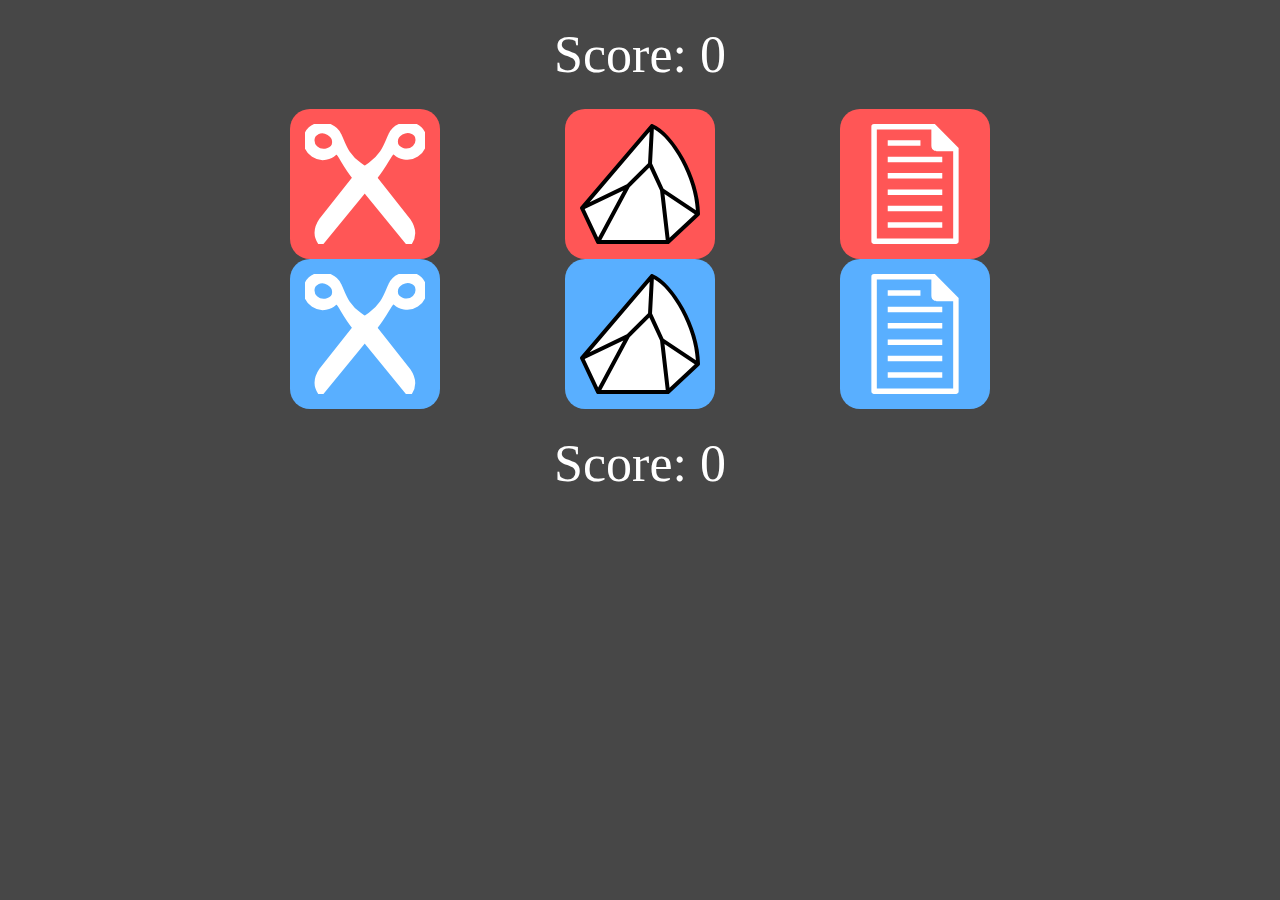
<file: JS-game/index.html>
<!DOCTYPE html>
<html lang="en">
  <head>
    <meta charset="UTF-8" />
    <meta http-equiv="X-UA-Compatible" content="IE=edge" />
    <meta name="viewport" content="width=device-width, initial-scale=1.0" />
    <link rel="stylesheet" href="style.css" />
    <title>tik-tok-toe</title>
  </head>
  <body>
    <main class="main">
      <div class="container">
        <div class="wrapper">
          <div class="red-team">
            <div class="red-score">Score: 0</div>
            <div class="red-btns">
              <button
                class="btn red-btn"
                data-btn="s"
                style="background-image: url(img/s.svg)"
              ></button>
              <button
                class="btn red-btn"
                data-btn="r"
                style="background-image: url(img/rock.svg)"
              ></button>
              <button
                class="btn red-btn"
                data-btn="p"
                style="background-image: url(img/paper.svg)"
              ></button>
            </div>
          </div>

          <div class="info">
            <h1 class="winner">Winner - <span class="win"></span></h1>
            <button class="play-again">Play again</button>
          </div>

          <div class="blue-team">
            <div class="blue-btns">
              <button
                class="btn blue-btn"
                data-btn="s"
                style="background-image: url(img/s.svg)"
              ></button>
              <button
                class="btn blue-btn"
                data-btn="r"
                style="background-image: url(img/rock.svg)"
              ></button>
              <button
                class="btn blue-btn"
                data-btn="p"
                style="background-image: url(img/paper.svg)"
              ></button>
            </div>
            <div class="blue-score">Score: 0</div>
          </div>
        </div>
      </div>
    </main>
    <script src="app.js"></script>
  </body>
</html>
</file>
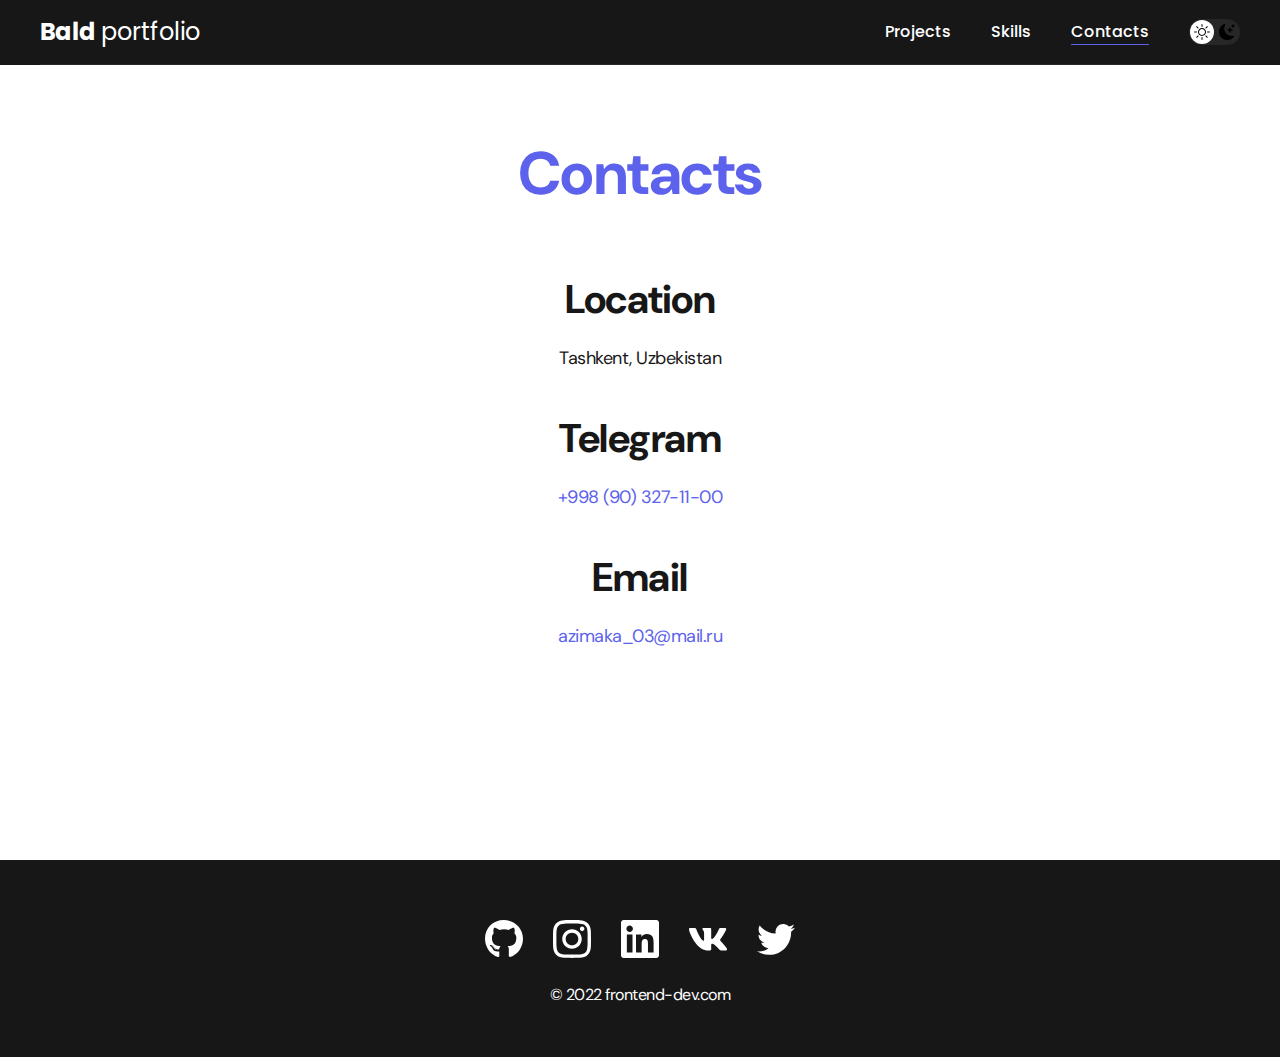
<file: contacts.html>
<!DOCTYPE html>
<html lang="en">

<head>
  <meta charset="UTF-8">
  <meta http-equiv="X-UA-Compatible" content="IE=edge">
  <meta name="viewport" content="width=device-width, initial-scale=1.0">
  <title>Portfolio</title>
  <link rel="preconnect" href="https://fonts.googleapis.com">
  <link rel="preconnect" href="https://fonts.gstatic.com" crossorigin>
  <link
    href="https://fonts.googleapis.com/css2?family=DM+Sans:wght@400;500;700&family=Poppins:wght@400;500;700&display=swap"
    rel="stylesheet">
  <link rel="stylesheet" href="css/reset.css">
  <link rel="stylesheet" href="css/style.css">
</head>

<body>

  <div class="header-page">
    <div class="container">
      <nav class="nav">
        <a class="logo" href="./index.html"><strong>Bald </strong>portfolio</a>
        <button class="dark-mode">
          <img class="dark-mode-btn" src="img/sun.svg" alt="light-mode">
          <img class="dark-mode-btn" src="img/moon.svg" alt="dark-mode">
        </button>
        <ul class="nav__bar">
          <li class="nav__link"><a href="./index.html">Projects</a></li>
          <li class="nav__link"><a href="./scills.html">Skills</a></li>
          <li class="nav__link pick"><a href="./contacts.html">Contacts</a></li>
        </ul>
      </nav>
    </div>
  </div>


  <main class="main">
    <h2 class="section___title">
      Contacts
    </h2>
    <div class="location">
      <h3>Location</h3>
      <p>Tashkent, Uzbekistan</p>
    </div>
    <div class="write-me">
      <h3>Telegram</h3>
      <p><a href="tel:+998903271100">+998 (90) 327-11-00</a></p>
    </div>
    <div class="email">
      <h3>Email</h3>
      <p><a href="mailto:azimaka_03@mail.ru">azimaka_03@mail.ru</a></p>
    </div>
  </main>

  <footer class="footer">
    <ul class="socials">
      <li class="social"><a href="#"><img src="img/gitHub.svg" alt=""></a></li>
      <li class="social"><a href="#"><img src="img/instagram.svg" alt=""></a></li>
      <li class="social"><a href="#"><img src="img/linkedIn.svg" alt=""></a></li>
      <li class="social"><a href="#"><img src="img/vk.svg" alt=""></a></li>
      <li class="social"><a href="#"><img src="img/twitter.svg" alt=""></a></li>
    </ul>
    <p>© 2022 frontend-dev.com</p>
  </footer>



  <script src="js/app.js"></script>
</body>

</html>
</file>
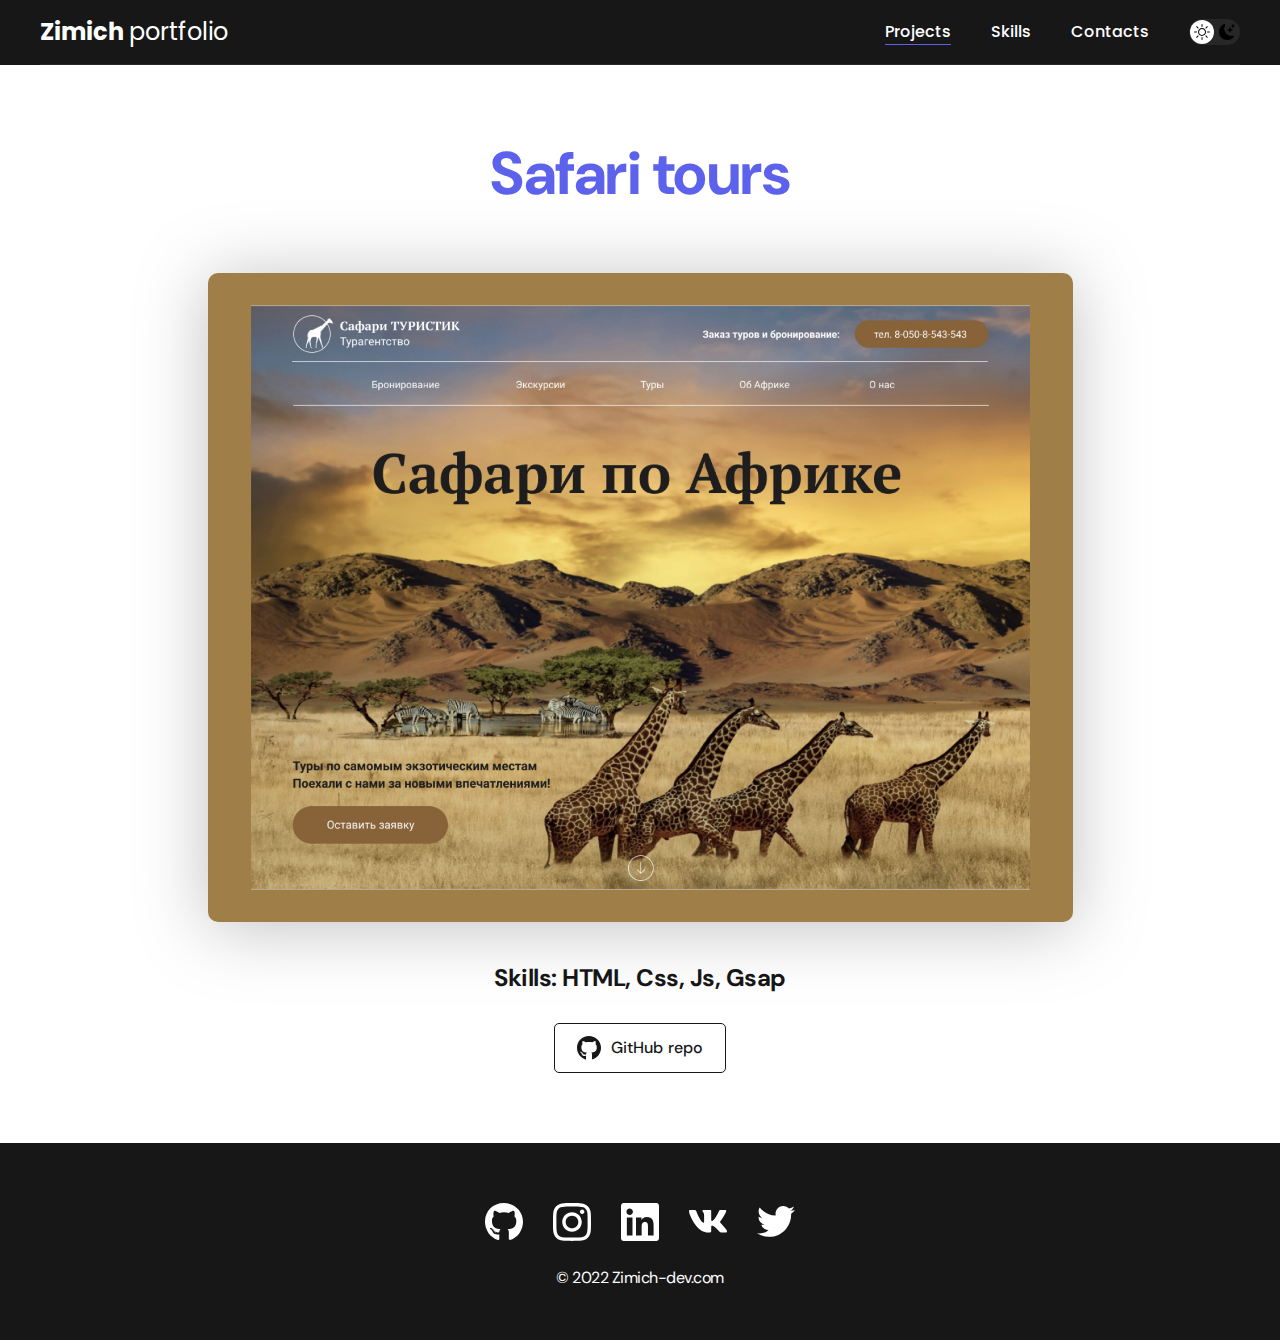
<file: project-page1.html>
<!DOCTYPE html>
<html lang="en">

<head>
  <meta charset="UTF-8">
  <meta http-equiv="X-UA-Compatible" content="IE=edge">
  <meta name="viewport" content="width=device-width, initial-scale=1.0">
  <title>Portfolio</title>
  <link rel="preconnect" href="https://fonts.googleapis.com">
  <link rel="preconnect" href="https://fonts.gstatic.com" crossorigin>
  <link
    href="https://fonts.googleapis.com/css2?family=DM+Sans:wght@400;500;700&family=Poppins:wght@400;500;700&display=swap"
    rel="stylesheet">
  <link rel="stylesheet" href="css/reset.css">
  <link rel="stylesheet" href="css/style.css">
</head>

<body>

  <div class="header-page">
    <div class="container">
      <nav class="nav">
        <a class="logo" href="./index.html"><strong>Zimich </strong>portfolio</a>
        <button class="dark-mode">
          <img class="dark-mode-btn" src="img/sun.svg" alt="light-mode">
          <img class="dark-mode-btn" src="img/moon.svg" alt="dark-mode">
        </button>
        <ul class="nav__bar">
          <li class="nav__link pick"><a href="./index.html">Projects</a></li>
          <li class="nav__link"><a href="./scills.html">Skills</a></li>
          <li class="nav__link"><a href="./contacts.html">Contacts</a></li>
        </ul>
      </nav>
    </div>
  </div>


  <main class="main">
    <h2 class="section___title">
      Safari tours
    </h2>
    <a href="./safari/index.html"><img src="img/01-big.jpg" alt="" class="projects-img"></a>
    <p class="info-project">
      Skills: HTML, Css, Js, Gsap
    </p>
    <a href="https://github.com/07Az1M08/zimichportfolio" class="btn-outline">
      <svg width="24" height="24" viewBox="0 0 24 24" fill="none" xmlns="http://www.w3.org/2000/svg">
        <path
          d="M8.02742 18.8419C8.02742 18.9387 7.91613 19.0161 7.77581 19.0161C7.61613 19.0306 7.50484 18.9532 7.50484 18.8419C7.50484 18.7452 7.61613 18.6677 7.75645 18.6677C7.90161 18.6532 8.02742 18.7306 8.02742 18.8419ZM6.52258 18.6242C6.48871 18.721 6.58548 18.8323 6.73065 18.8613C6.85645 18.9097 7.00161 18.8613 7.03064 18.7645C7.05968 18.6677 6.96774 18.5565 6.82258 18.5129C6.69677 18.479 6.55645 18.5274 6.52258 18.6242ZM8.66129 18.5419C8.52097 18.5758 8.42419 18.6677 8.43871 18.779C8.45323 18.8758 8.57903 18.9387 8.72419 18.9048C8.86452 18.871 8.96129 18.779 8.94677 18.6823C8.93226 18.5903 8.80161 18.5274 8.66129 18.5419ZM11.8452 0C5.13387 0 0 5.09516 0 11.8065C0 17.1726 3.37742 21.7645 8.20161 23.3806C8.82097 23.4919 9.03871 23.1097 9.03871 22.7952C9.03871 22.4952 9.02419 20.8403 9.02419 19.8242C9.02419 19.8242 5.6371 20.55 4.92581 18.3823C4.92581 18.3823 4.37419 16.9742 3.58065 16.6113C3.58065 16.6113 2.47258 15.8516 3.65806 15.8661C3.65806 15.8661 4.8629 15.9629 5.52581 17.1145C6.58548 18.9823 8.36129 18.4452 9.05323 18.1258C9.16452 17.3516 9.47903 16.8145 9.82742 16.4952C7.12258 16.1952 4.39355 15.8032 4.39355 11.1484C4.39355 9.81774 4.76129 9.15 5.53548 8.29839C5.40968 7.98387 4.99839 6.6871 5.66129 5.0129C6.67258 4.69839 9 6.31936 9 6.31936C9.96774 6.04839 11.0081 5.90806 12.0387 5.90806C13.0694 5.90806 14.1097 6.04839 15.0774 6.31936C15.0774 6.31936 17.4048 4.69355 18.4161 5.0129C19.079 6.69194 18.6677 7.98387 18.5419 8.29839C19.3161 9.15484 19.7903 9.82258 19.7903 11.1484C19.7903 15.8177 16.9403 16.1903 14.2355 16.4952C14.6806 16.8774 15.0581 17.6032 15.0581 18.7403C15.0581 20.371 15.0435 22.3887 15.0435 22.7855C15.0435 23.1 15.2661 23.4823 15.8806 23.371C20.7194 21.7645 24 17.1726 24 11.8065C24 5.09516 18.5565 0 11.8452 0ZM4.70323 16.6887C4.64032 16.7371 4.65484 16.8484 4.7371 16.9403C4.81452 17.0177 4.92581 17.0516 4.98871 16.9887C5.05161 16.9403 5.0371 16.829 4.95484 16.7371C4.87742 16.6597 4.76613 16.6258 4.70323 16.6887ZM4.18064 16.2968C4.14677 16.3597 4.19516 16.4371 4.29194 16.4855C4.36935 16.5339 4.46613 16.5194 4.5 16.4516C4.53387 16.3887 4.48548 16.3113 4.38871 16.2629C4.29194 16.2339 4.21452 16.2484 4.18064 16.2968ZM5.74839 18.0194C5.67097 18.0823 5.7 18.2274 5.81129 18.3194C5.92258 18.4306 6.0629 18.4452 6.12581 18.3677C6.18871 18.3048 6.15968 18.1597 6.0629 18.0677C5.95645 17.9565 5.81129 17.9419 5.74839 18.0194ZM5.19677 17.3081C5.11935 17.3565 5.11935 17.4823 5.19677 17.5935C5.27419 17.7048 5.40484 17.7532 5.46774 17.7048C5.54516 17.6419 5.54516 17.5161 5.46774 17.4048C5.4 17.2935 5.27419 17.2452 5.19677 17.3081Z"
          fill="black" />
      </svg>
      <p>GitHub repo</p>
    </a>
  </main>

  <footer class="footer">
    <ul class="socials">
      <li class="social"><a href="#"><img src="img/gitHub.svg" alt=""></a></li>
      <li class="social"><a href="#"><img src="img/instagram.svg" alt=""></a></li>
      <li class="social"><a href="#"><img src="img/linkedIn.svg" alt=""></a></li>
      <li class="social"><a href="#"><img src="img/vk.svg" alt=""></a></li>
      <li class="social"><a href="#"><img src="img/twitter.svg" alt=""></a></li>
    </ul>
    <p>© 2022 Zimich-dev.com</p>
  </footer>



  <script src="js/app.js"></script>
</body>

</html>
</file>
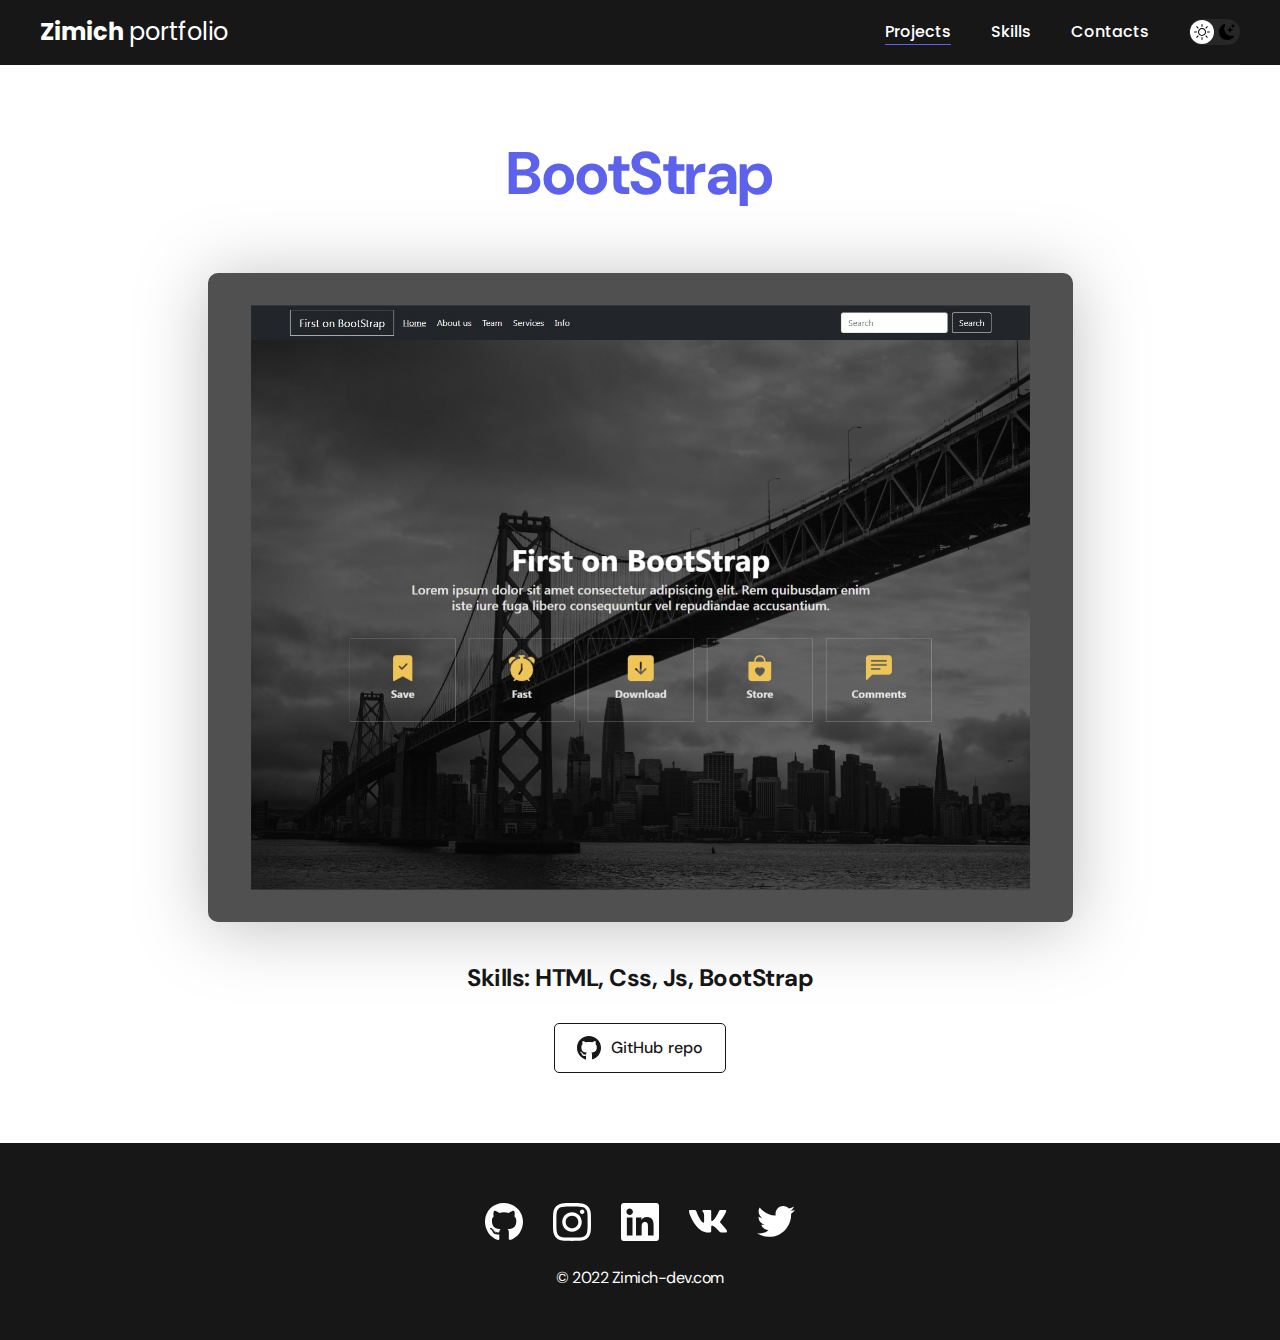
<file: project-page2.html>
<!DOCTYPE html>
<html lang="en">

<head>
  <meta charset="UTF-8">
  <meta http-equiv="X-UA-Compatible" content="IE=edge">
  <meta name="viewport" content="width=device-width, initial-scale=1.0">
  <title>Portfolio</title>
  <link rel="preconnect" href="https://fonts.googleapis.com">
  <link rel="preconnect" href="https://fonts.gstatic.com" crossorigin>
  <link
    href="https://fonts.googleapis.com/css2?family=DM+Sans:wght@400;500;700&family=Poppins:wght@400;500;700&display=swap"
    rel="stylesheet">
  <link rel="stylesheet" href="css/reset.css">
  <link rel="stylesheet" href="css/style.css">
</head>

<body>

  <div class="header-page">
    <div class="container">
      <nav class="nav">
        <a class="logo" href="./index.html"><strong>Zimich </strong>portfolio</a>
        <button class="dark-mode">
          <img class="dark-mode-btn" src="img/sun.svg" alt="light-mode">
          <img class="dark-mode-btn" src="img/moon.svg" alt="dark-mode">
        </button>
        <ul class="nav__bar">
          <li class="nav__link pick"><a href="./index.html">Projects</a></li>
          <li class="nav__link"><a href="./scills.html">Skills</a></li>
          <li class="nav__link"><a href="./contacts.html">Contacts</a></li>
        </ul>
      </nav>
    </div>
  </div>


  <main class="main">
    <h2 class="section___title">
      BootStrap
    </h2>
    <a href="./First on BootStrap/index.html"><img src="img/02-big.jpg" alt="" class="projects-img"></a>
    <p class="info-project">
      Skills: HTML, Css, Js, BootStrap
    </p>
    <a href="https://github.com/07Az1M08/zimichportfolio" class="btn-outline">
      <svg width="24" height="24" viewBox="0 0 24 24" fill="none" xmlns="http://www.w3.org/2000/svg">
        <path
          d="M8.02742 18.8419C8.02742 18.9387 7.91613 19.0161 7.77581 19.0161C7.61613 19.0306 7.50484 18.9532 7.50484 18.8419C7.50484 18.7452 7.61613 18.6677 7.75645 18.6677C7.90161 18.6532 8.02742 18.7306 8.02742 18.8419ZM6.52258 18.6242C6.48871 18.721 6.58548 18.8323 6.73065 18.8613C6.85645 18.9097 7.00161 18.8613 7.03064 18.7645C7.05968 18.6677 6.96774 18.5565 6.82258 18.5129C6.69677 18.479 6.55645 18.5274 6.52258 18.6242ZM8.66129 18.5419C8.52097 18.5758 8.42419 18.6677 8.43871 18.779C8.45323 18.8758 8.57903 18.9387 8.72419 18.9048C8.86452 18.871 8.96129 18.779 8.94677 18.6823C8.93226 18.5903 8.80161 18.5274 8.66129 18.5419ZM11.8452 0C5.13387 0 0 5.09516 0 11.8065C0 17.1726 3.37742 21.7645 8.20161 23.3806C8.82097 23.4919 9.03871 23.1097 9.03871 22.7952C9.03871 22.4952 9.02419 20.8403 9.02419 19.8242C9.02419 19.8242 5.6371 20.55 4.92581 18.3823C4.92581 18.3823 4.37419 16.9742 3.58065 16.6113C3.58065 16.6113 2.47258 15.8516 3.65806 15.8661C3.65806 15.8661 4.8629 15.9629 5.52581 17.1145C6.58548 18.9823 8.36129 18.4452 9.05323 18.1258C9.16452 17.3516 9.47903 16.8145 9.82742 16.4952C7.12258 16.1952 4.39355 15.8032 4.39355 11.1484C4.39355 9.81774 4.76129 9.15 5.53548 8.29839C5.40968 7.98387 4.99839 6.6871 5.66129 5.0129C6.67258 4.69839 9 6.31936 9 6.31936C9.96774 6.04839 11.0081 5.90806 12.0387 5.90806C13.0694 5.90806 14.1097 6.04839 15.0774 6.31936C15.0774 6.31936 17.4048 4.69355 18.4161 5.0129C19.079 6.69194 18.6677 7.98387 18.5419 8.29839C19.3161 9.15484 19.7903 9.82258 19.7903 11.1484C19.7903 15.8177 16.9403 16.1903 14.2355 16.4952C14.6806 16.8774 15.0581 17.6032 15.0581 18.7403C15.0581 20.371 15.0435 22.3887 15.0435 22.7855C15.0435 23.1 15.2661 23.4823 15.8806 23.371C20.7194 21.7645 24 17.1726 24 11.8065C24 5.09516 18.5565 0 11.8452 0ZM4.70323 16.6887C4.64032 16.7371 4.65484 16.8484 4.7371 16.9403C4.81452 17.0177 4.92581 17.0516 4.98871 16.9887C5.05161 16.9403 5.0371 16.829 4.95484 16.7371C4.87742 16.6597 4.76613 16.6258 4.70323 16.6887ZM4.18064 16.2968C4.14677 16.3597 4.19516 16.4371 4.29194 16.4855C4.36935 16.5339 4.46613 16.5194 4.5 16.4516C4.53387 16.3887 4.48548 16.3113 4.38871 16.2629C4.29194 16.2339 4.21452 16.2484 4.18064 16.2968ZM5.74839 18.0194C5.67097 18.0823 5.7 18.2274 5.81129 18.3194C5.92258 18.4306 6.0629 18.4452 6.12581 18.3677C6.18871 18.3048 6.15968 18.1597 6.0629 18.0677C5.95645 17.9565 5.81129 17.9419 5.74839 18.0194ZM5.19677 17.3081C5.11935 17.3565 5.11935 17.4823 5.19677 17.5935C5.27419 17.7048 5.40484 17.7532 5.46774 17.7048C5.54516 17.6419 5.54516 17.5161 5.46774 17.4048C5.4 17.2935 5.27419 17.2452 5.19677 17.3081Z"
          fill="black" />
      </svg>
      <p>GitHub repo</p>
    </a>
  </main>

  <footer class="footer">
    <ul class="socials">
      <li class="social"><a href="#"><img src="img/gitHub.svg" alt=""></a></li>
      <li class="social"><a href="#"><img src="img/instagram.svg" alt=""></a></li>
      <li class="social"><a href="#"><img src="img/linkedIn.svg" alt=""></a></li>
      <li class="social"><a href="#"><img src="img/vk.svg" alt=""></a></li>
      <li class="social"><a href="#"><img src="img/twitter.svg" alt=""></a></li>
    </ul>
    <p>© 2022 Zimich-dev.com</p>
  </footer>



  <script src="js/app.js"></script>
</body>

</html>
</file>
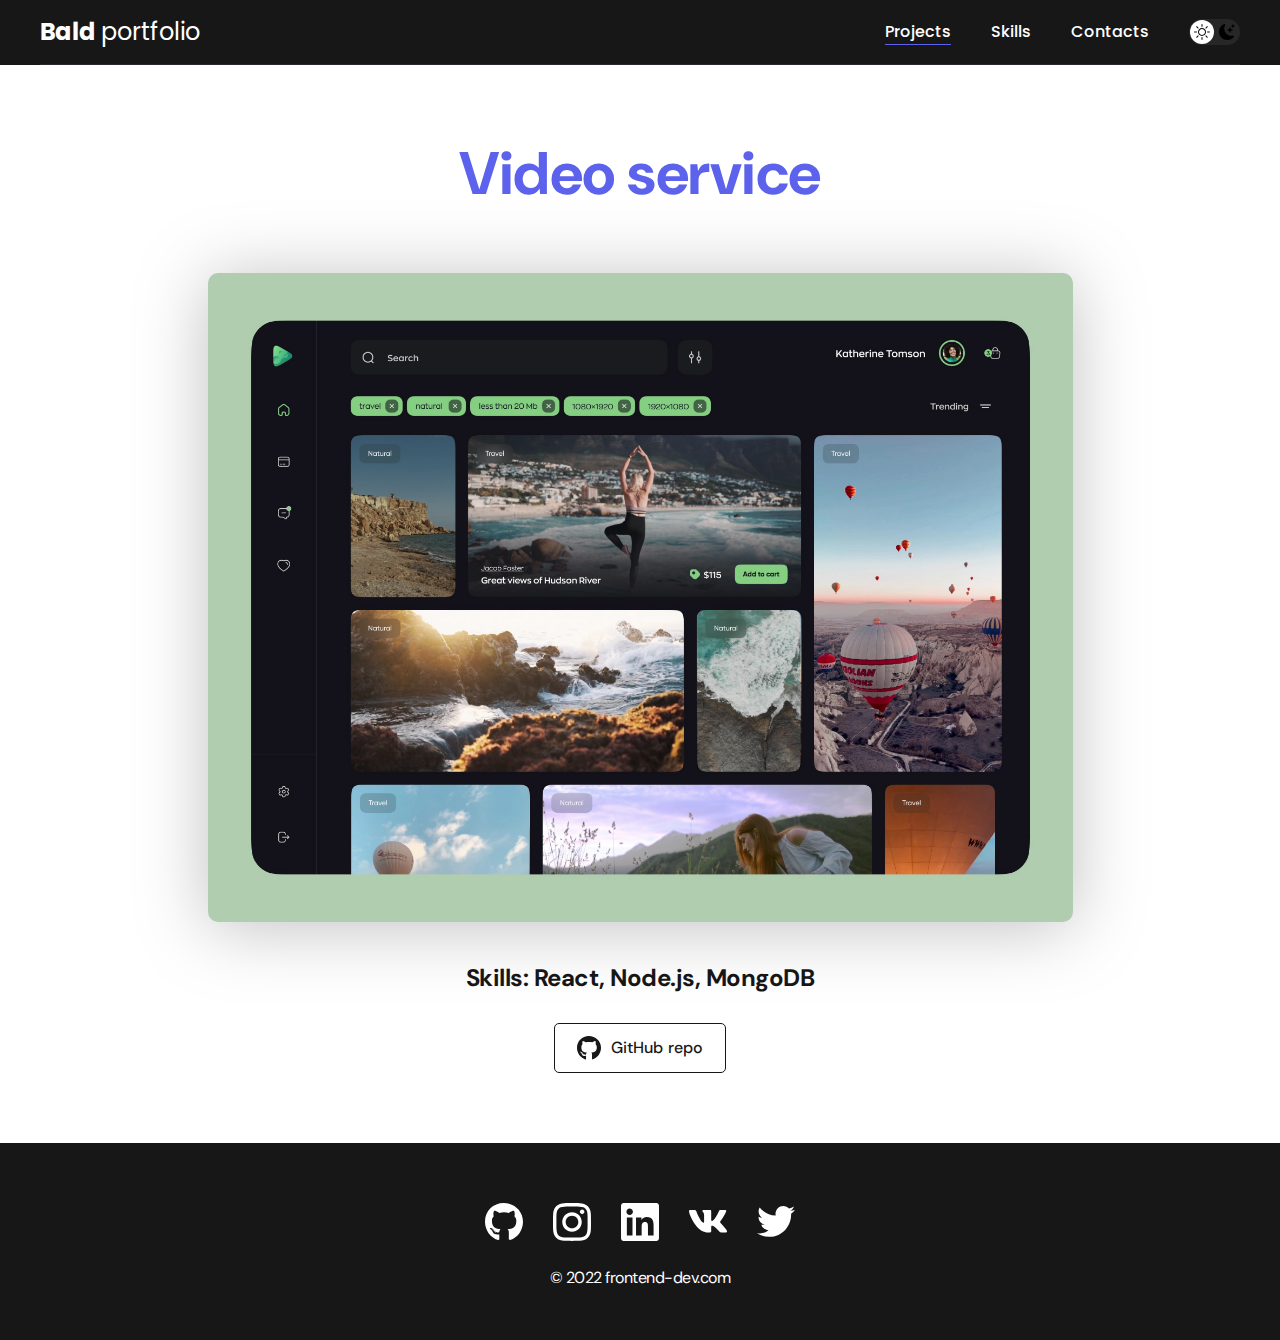
<file: project-page3.html>
<!DOCTYPE html>
<html lang="en">

<head>
  <meta charset="UTF-8">
  <meta http-equiv="X-UA-Compatible" content="IE=edge">
  <meta name="viewport" content="width=device-width, initial-scale=1.0">
  <title>Portfolio</title>
  <link rel="preconnect" href="https://fonts.googleapis.com">
  <link rel="preconnect" href="https://fonts.gstatic.com" crossorigin>
  <link
    href="https://fonts.googleapis.com/css2?family=DM+Sans:wght@400;500;700&family=Poppins:wght@400;500;700&display=swap"
    rel="stylesheet">
  <link rel="stylesheet" href="css/reset.css">
  <link rel="stylesheet" href="css/style.css">
</head>

<body>

  <div class="header-page">
    <div class="container">
      <nav class="nav">
        <a class="logo" href="./index.html"><strong>Bald </strong>portfolio</a>
        <button class="dark-mode">
          <img class="dark-mode-btn" src="img/sun.svg" alt="light-mode">
          <img class="dark-mode-btn" src="img/moon.svg" alt="dark-mode">
        </button>
        <ul class="nav__bar">
          <li class="nav__link pick"><a href="./index.html">Projects</a></li>
          <li class="nav__link"><a href="./scills.html">Skills</a></li>
          <li class="nav__link"><a href="./contacts.html">Contacts</a></li>
        </ul>
      </nav>
    </div>
  </div>


  <main class="main">
    <h2 class="section___title">
      Video service
    </h2>
    <img src="img/03-big.jpg" alt="" class="projects-img">
    <p class="info-project">
      Skills: React, Node.js, MongoDB
    </p>
    <a href="#" class="btn-outline">
      <svg width="24" height="24" viewBox="0 0 24 24" fill="none" xmlns="http://www.w3.org/2000/svg">
        <path
          d="M8.02742 18.8419C8.02742 18.9387 7.91613 19.0161 7.77581 19.0161C7.61613 19.0306 7.50484 18.9532 7.50484 18.8419C7.50484 18.7452 7.61613 18.6677 7.75645 18.6677C7.90161 18.6532 8.02742 18.7306 8.02742 18.8419ZM6.52258 18.6242C6.48871 18.721 6.58548 18.8323 6.73065 18.8613C6.85645 18.9097 7.00161 18.8613 7.03064 18.7645C7.05968 18.6677 6.96774 18.5565 6.82258 18.5129C6.69677 18.479 6.55645 18.5274 6.52258 18.6242ZM8.66129 18.5419C8.52097 18.5758 8.42419 18.6677 8.43871 18.779C8.45323 18.8758 8.57903 18.9387 8.72419 18.9048C8.86452 18.871 8.96129 18.779 8.94677 18.6823C8.93226 18.5903 8.80161 18.5274 8.66129 18.5419ZM11.8452 0C5.13387 0 0 5.09516 0 11.8065C0 17.1726 3.37742 21.7645 8.20161 23.3806C8.82097 23.4919 9.03871 23.1097 9.03871 22.7952C9.03871 22.4952 9.02419 20.8403 9.02419 19.8242C9.02419 19.8242 5.6371 20.55 4.92581 18.3823C4.92581 18.3823 4.37419 16.9742 3.58065 16.6113C3.58065 16.6113 2.47258 15.8516 3.65806 15.8661C3.65806 15.8661 4.8629 15.9629 5.52581 17.1145C6.58548 18.9823 8.36129 18.4452 9.05323 18.1258C9.16452 17.3516 9.47903 16.8145 9.82742 16.4952C7.12258 16.1952 4.39355 15.8032 4.39355 11.1484C4.39355 9.81774 4.76129 9.15 5.53548 8.29839C5.40968 7.98387 4.99839 6.6871 5.66129 5.0129C6.67258 4.69839 9 6.31936 9 6.31936C9.96774 6.04839 11.0081 5.90806 12.0387 5.90806C13.0694 5.90806 14.1097 6.04839 15.0774 6.31936C15.0774 6.31936 17.4048 4.69355 18.4161 5.0129C19.079 6.69194 18.6677 7.98387 18.5419 8.29839C19.3161 9.15484 19.7903 9.82258 19.7903 11.1484C19.7903 15.8177 16.9403 16.1903 14.2355 16.4952C14.6806 16.8774 15.0581 17.6032 15.0581 18.7403C15.0581 20.371 15.0435 22.3887 15.0435 22.7855C15.0435 23.1 15.2661 23.4823 15.8806 23.371C20.7194 21.7645 24 17.1726 24 11.8065C24 5.09516 18.5565 0 11.8452 0ZM4.70323 16.6887C4.64032 16.7371 4.65484 16.8484 4.7371 16.9403C4.81452 17.0177 4.92581 17.0516 4.98871 16.9887C5.05161 16.9403 5.0371 16.829 4.95484 16.7371C4.87742 16.6597 4.76613 16.6258 4.70323 16.6887ZM4.18064 16.2968C4.14677 16.3597 4.19516 16.4371 4.29194 16.4855C4.36935 16.5339 4.46613 16.5194 4.5 16.4516C4.53387 16.3887 4.48548 16.3113 4.38871 16.2629C4.29194 16.2339 4.21452 16.2484 4.18064 16.2968ZM5.74839 18.0194C5.67097 18.0823 5.7 18.2274 5.81129 18.3194C5.92258 18.4306 6.0629 18.4452 6.12581 18.3677C6.18871 18.3048 6.15968 18.1597 6.0629 18.0677C5.95645 17.9565 5.81129 17.9419 5.74839 18.0194ZM5.19677 17.3081C5.11935 17.3565 5.11935 17.4823 5.19677 17.5935C5.27419 17.7048 5.40484 17.7532 5.46774 17.7048C5.54516 17.6419 5.54516 17.5161 5.46774 17.4048C5.4 17.2935 5.27419 17.2452 5.19677 17.3081Z"
          fill="black" />
      </svg>
      <p>GitHub repo</p>
    </a>
  </main>

  <footer class="footer">
    <ul class="socials">
      <li class="social"><a href="#"><img src="img/gitHub.svg" alt=""></a></li>
      <li class="social"><a href="#"><img src="img/instagram.svg" alt=""></a></li>
      <li class="social"><a href="#"><img src="img/linkedIn.svg" alt=""></a></li>
      <li class="social"><a href="#"><img src="img/vk.svg" alt=""></a></li>
      <li class="social"><a href="#"><img src="img/twitter.svg" alt=""></a></li>
    </ul>
    <p>© 2022 frontend-dev.com</p>
  </footer>



  <script src="js/app.js"></script>
</body>

</html>
</file>
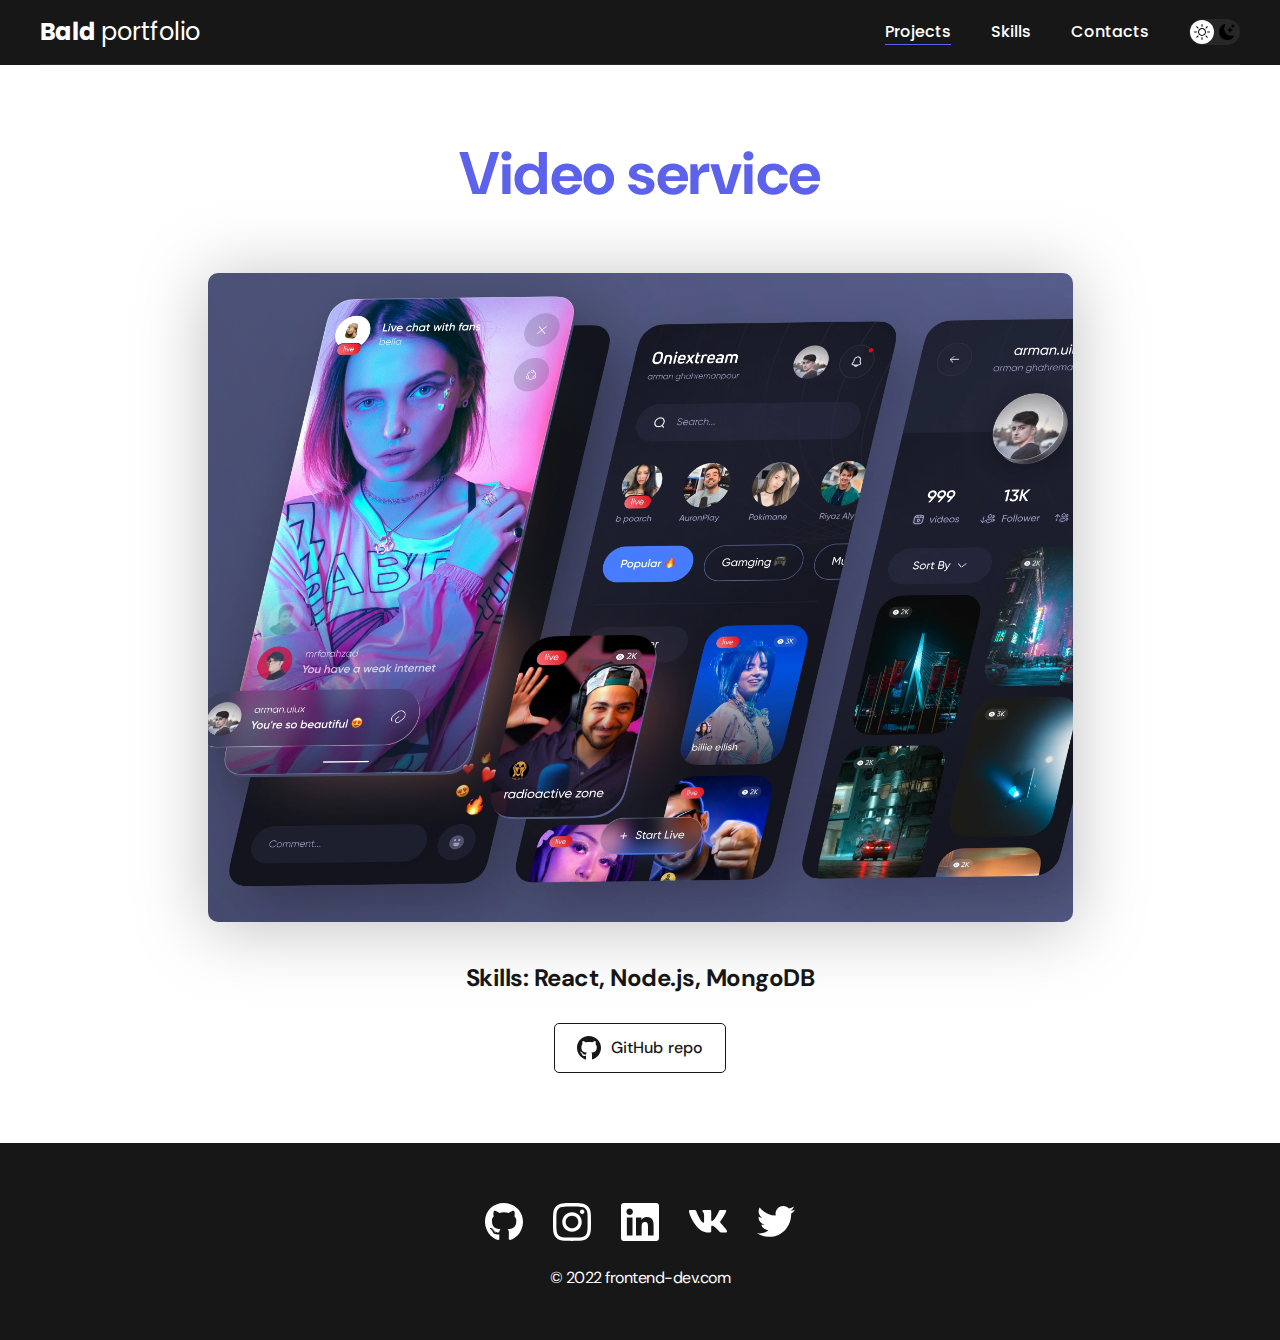
<file: project-page4.html>
<!DOCTYPE html>
<html lang="en">

<head>
  <meta charset="UTF-8">
  <meta http-equiv="X-UA-Compatible" content="IE=edge">
  <meta name="viewport" content="width=device-width, initial-scale=1.0">
  <title>Portfolio</title>
  <link rel="preconnect" href="https://fonts.googleapis.com">
  <link rel="preconnect" href="https://fonts.gstatic.com" crossorigin>
  <link
    href="https://fonts.googleapis.com/css2?family=DM+Sans:wght@400;500;700&family=Poppins:wght@400;500;700&display=swap"
    rel="stylesheet">
  <link rel="stylesheet" href="css/reset.css">
  <link rel="stylesheet" href="css/style.css">
</head>

<body>

  <div class="header-page">
    <div class="container">
      <nav class="nav">
        <a class="logo" href="./index.html"><strong>Bald </strong>portfolio</a>
        <button class="dark-mode">
          <img class="dark-mode-btn" src="img/sun.svg" alt="light-mode">
          <img class="dark-mode-btn" src="img/moon.svg" alt="dark-mode">
        </button>
        <ul class="nav__bar">
          <li class="nav__link pick"><a href="./index.html">Projects</a></li>
          <li class="nav__link"><a href="./scills.html">Skills</a></li>
          <li class="nav__link"><a href="./contacts.html">Contacts</a></li>
        </ul>
      </nav>
    </div>
  </div>


  <main class="main">
    <h2 class="section___title">
      Video service
    </h2>
    <img src="img/04-big.jpg" alt="" class="projects-img">
    <p class="info-project">
      Skills: React, Node.js, MongoDB
    </p>
    <a href="#" class="btn-outline">
      <svg width="24" height="24" viewBox="0 0 24 24" fill="none" xmlns="http://www.w3.org/2000/svg">
        <path
          d="M8.02742 18.8419C8.02742 18.9387 7.91613 19.0161 7.77581 19.0161C7.61613 19.0306 7.50484 18.9532 7.50484 18.8419C7.50484 18.7452 7.61613 18.6677 7.75645 18.6677C7.90161 18.6532 8.02742 18.7306 8.02742 18.8419ZM6.52258 18.6242C6.48871 18.721 6.58548 18.8323 6.73065 18.8613C6.85645 18.9097 7.00161 18.8613 7.03064 18.7645C7.05968 18.6677 6.96774 18.5565 6.82258 18.5129C6.69677 18.479 6.55645 18.5274 6.52258 18.6242ZM8.66129 18.5419C8.52097 18.5758 8.42419 18.6677 8.43871 18.779C8.45323 18.8758 8.57903 18.9387 8.72419 18.9048C8.86452 18.871 8.96129 18.779 8.94677 18.6823C8.93226 18.5903 8.80161 18.5274 8.66129 18.5419ZM11.8452 0C5.13387 0 0 5.09516 0 11.8065C0 17.1726 3.37742 21.7645 8.20161 23.3806C8.82097 23.4919 9.03871 23.1097 9.03871 22.7952C9.03871 22.4952 9.02419 20.8403 9.02419 19.8242C9.02419 19.8242 5.6371 20.55 4.92581 18.3823C4.92581 18.3823 4.37419 16.9742 3.58065 16.6113C3.58065 16.6113 2.47258 15.8516 3.65806 15.8661C3.65806 15.8661 4.8629 15.9629 5.52581 17.1145C6.58548 18.9823 8.36129 18.4452 9.05323 18.1258C9.16452 17.3516 9.47903 16.8145 9.82742 16.4952C7.12258 16.1952 4.39355 15.8032 4.39355 11.1484C4.39355 9.81774 4.76129 9.15 5.53548 8.29839C5.40968 7.98387 4.99839 6.6871 5.66129 5.0129C6.67258 4.69839 9 6.31936 9 6.31936C9.96774 6.04839 11.0081 5.90806 12.0387 5.90806C13.0694 5.90806 14.1097 6.04839 15.0774 6.31936C15.0774 6.31936 17.4048 4.69355 18.4161 5.0129C19.079 6.69194 18.6677 7.98387 18.5419 8.29839C19.3161 9.15484 19.7903 9.82258 19.7903 11.1484C19.7903 15.8177 16.9403 16.1903 14.2355 16.4952C14.6806 16.8774 15.0581 17.6032 15.0581 18.7403C15.0581 20.371 15.0435 22.3887 15.0435 22.7855C15.0435 23.1 15.2661 23.4823 15.8806 23.371C20.7194 21.7645 24 17.1726 24 11.8065C24 5.09516 18.5565 0 11.8452 0ZM4.70323 16.6887C4.64032 16.7371 4.65484 16.8484 4.7371 16.9403C4.81452 17.0177 4.92581 17.0516 4.98871 16.9887C5.05161 16.9403 5.0371 16.829 4.95484 16.7371C4.87742 16.6597 4.76613 16.6258 4.70323 16.6887ZM4.18064 16.2968C4.14677 16.3597 4.19516 16.4371 4.29194 16.4855C4.36935 16.5339 4.46613 16.5194 4.5 16.4516C4.53387 16.3887 4.48548 16.3113 4.38871 16.2629C4.29194 16.2339 4.21452 16.2484 4.18064 16.2968ZM5.74839 18.0194C5.67097 18.0823 5.7 18.2274 5.81129 18.3194C5.92258 18.4306 6.0629 18.4452 6.12581 18.3677C6.18871 18.3048 6.15968 18.1597 6.0629 18.0677C5.95645 17.9565 5.81129 17.9419 5.74839 18.0194ZM5.19677 17.3081C5.11935 17.3565 5.11935 17.4823 5.19677 17.5935C5.27419 17.7048 5.40484 17.7532 5.46774 17.7048C5.54516 17.6419 5.54516 17.5161 5.46774 17.4048C5.4 17.2935 5.27419 17.2452 5.19677 17.3081Z"
          fill="black" />
      </svg>
      <p>GitHub repo</p>
    </a>
  </main>

  <footer class="footer">
    <ul class="socials">
      <li class="social"><a href="#"><img src="img/gitHub.svg" alt=""></a></li>
      <li class="social"><a href="#"><img src="img/instagram.svg" alt=""></a></li>
      <li class="social"><a href="#"><img src="img/linkedIn.svg" alt=""></a></li>
      <li class="social"><a href="#"><img src="img/vk.svg" alt=""></a></li>
      <li class="social"><a href="#"><img src="img/twitter.svg" alt=""></a></li>
    </ul>
    <p>© 2022 frontend-dev.com</p>
  </footer>



  <script src="js/app.js"></script>
</body>

</html>
</file>
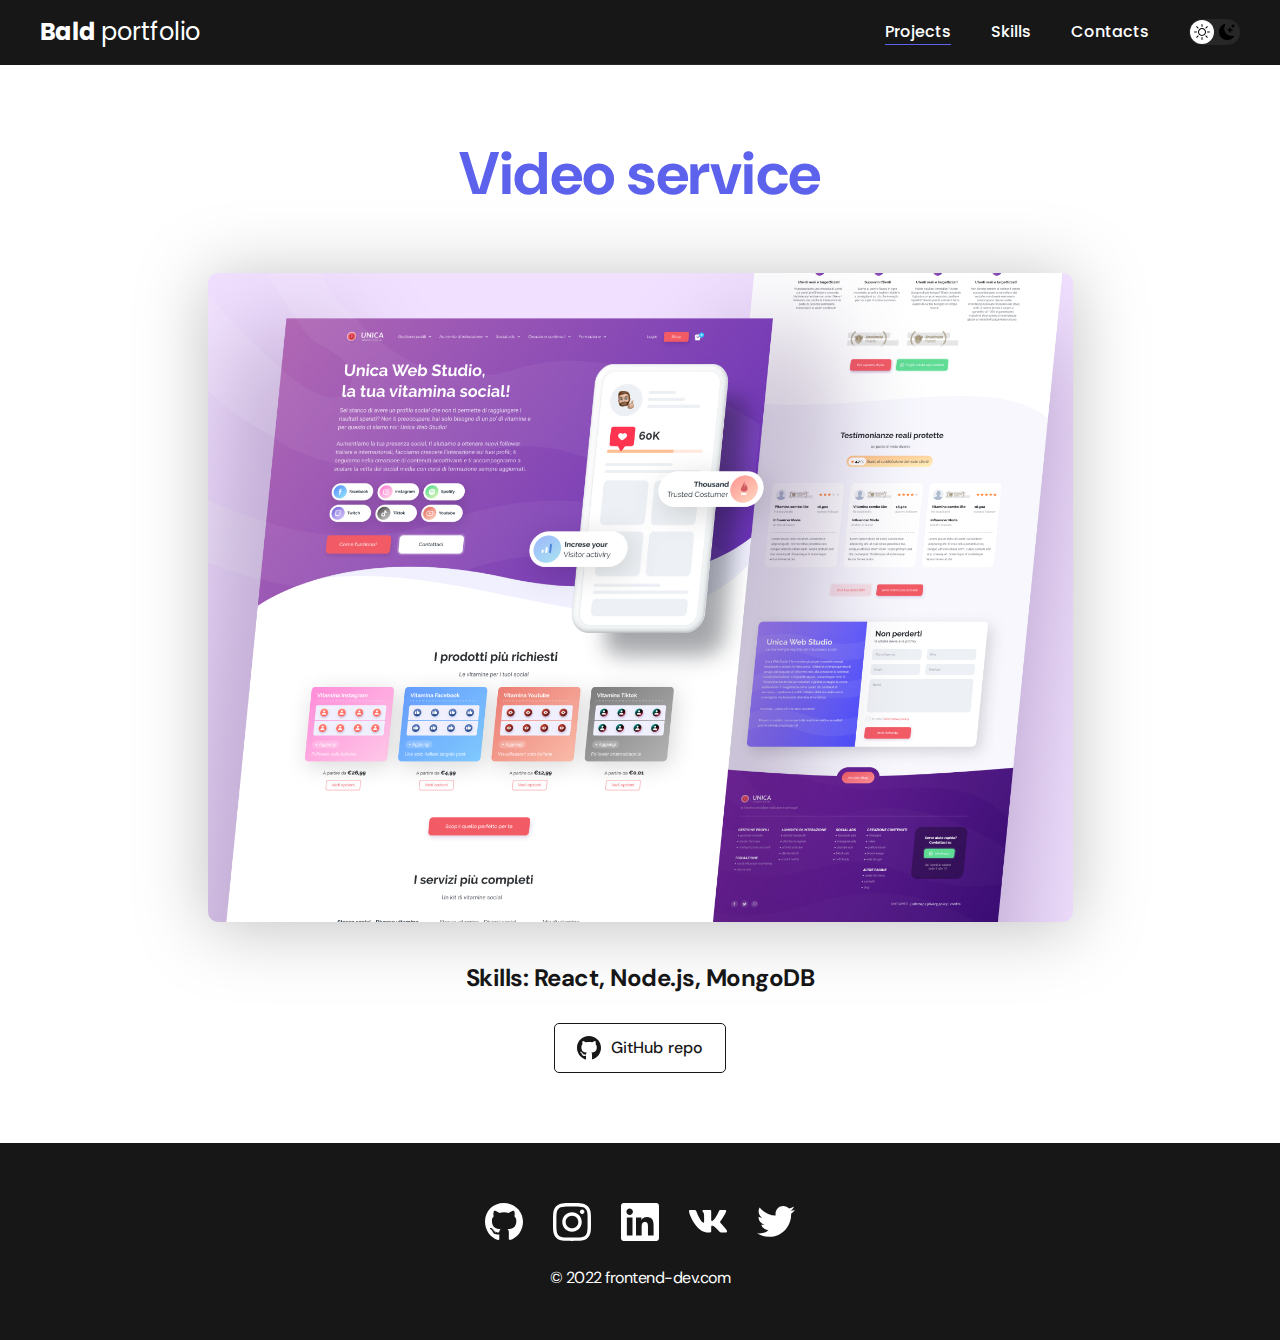
<file: project-page5.html>
<!DOCTYPE html>
<html lang="en">

<head>
  <meta charset="UTF-8">
  <meta http-equiv="X-UA-Compatible" content="IE=edge">
  <meta name="viewport" content="width=device-width, initial-scale=1.0">
  <title>Portfolio</title>
  <link rel="preconnect" href="https://fonts.googleapis.com">
  <link rel="preconnect" href="https://fonts.gstatic.com" crossorigin>
  <link
    href="https://fonts.googleapis.com/css2?family=DM+Sans:wght@400;500;700&family=Poppins:wght@400;500;700&display=swap"
    rel="stylesheet">
  <link rel="stylesheet" href="css/reset.css">
  <link rel="stylesheet" href="css/style.css">
</head>

<body>

  <div class="header-page">
    <div class="container">
      <nav class="nav">
        <a class="logo" href="./index.html"><strong>Bald </strong>portfolio</a>
        <button class="dark-mode">
          <img class="dark-mode-btn" src="img/sun.svg" alt="light-mode">
          <img class="dark-mode-btn" src="img/moon.svg" alt="dark-mode">
        </button>
        <ul class="nav__bar">
          <li class="nav__link pick"><a href="./index.html">Projects</a></li>
          <li class="nav__link"><a href="./scills.html">Skills</a></li>
          <li class="nav__link"><a href="./contacts.html">Contacts</a></li>
        </ul>
      </nav>
    </div>
  </div>


  <main class="main">
    <h2 class="section___title">
      Video service
    </h2>
    <img src="img/05-big.jpg" alt="" class="projects-img">
    <p class="info-project">
      Skills: React, Node.js, MongoDB
    </p>
    <a href="#" class="btn-outline">
      <svg width="24" height="24" viewBox="0 0 24 24" fill="none" xmlns="http://www.w3.org/2000/svg">
        <path
          d="M8.02742 18.8419C8.02742 18.9387 7.91613 19.0161 7.77581 19.0161C7.61613 19.0306 7.50484 18.9532 7.50484 18.8419C7.50484 18.7452 7.61613 18.6677 7.75645 18.6677C7.90161 18.6532 8.02742 18.7306 8.02742 18.8419ZM6.52258 18.6242C6.48871 18.721 6.58548 18.8323 6.73065 18.8613C6.85645 18.9097 7.00161 18.8613 7.03064 18.7645C7.05968 18.6677 6.96774 18.5565 6.82258 18.5129C6.69677 18.479 6.55645 18.5274 6.52258 18.6242ZM8.66129 18.5419C8.52097 18.5758 8.42419 18.6677 8.43871 18.779C8.45323 18.8758 8.57903 18.9387 8.72419 18.9048C8.86452 18.871 8.96129 18.779 8.94677 18.6823C8.93226 18.5903 8.80161 18.5274 8.66129 18.5419ZM11.8452 0C5.13387 0 0 5.09516 0 11.8065C0 17.1726 3.37742 21.7645 8.20161 23.3806C8.82097 23.4919 9.03871 23.1097 9.03871 22.7952C9.03871 22.4952 9.02419 20.8403 9.02419 19.8242C9.02419 19.8242 5.6371 20.55 4.92581 18.3823C4.92581 18.3823 4.37419 16.9742 3.58065 16.6113C3.58065 16.6113 2.47258 15.8516 3.65806 15.8661C3.65806 15.8661 4.8629 15.9629 5.52581 17.1145C6.58548 18.9823 8.36129 18.4452 9.05323 18.1258C9.16452 17.3516 9.47903 16.8145 9.82742 16.4952C7.12258 16.1952 4.39355 15.8032 4.39355 11.1484C4.39355 9.81774 4.76129 9.15 5.53548 8.29839C5.40968 7.98387 4.99839 6.6871 5.66129 5.0129C6.67258 4.69839 9 6.31936 9 6.31936C9.96774 6.04839 11.0081 5.90806 12.0387 5.90806C13.0694 5.90806 14.1097 6.04839 15.0774 6.31936C15.0774 6.31936 17.4048 4.69355 18.4161 5.0129C19.079 6.69194 18.6677 7.98387 18.5419 8.29839C19.3161 9.15484 19.7903 9.82258 19.7903 11.1484C19.7903 15.8177 16.9403 16.1903 14.2355 16.4952C14.6806 16.8774 15.0581 17.6032 15.0581 18.7403C15.0581 20.371 15.0435 22.3887 15.0435 22.7855C15.0435 23.1 15.2661 23.4823 15.8806 23.371C20.7194 21.7645 24 17.1726 24 11.8065C24 5.09516 18.5565 0 11.8452 0ZM4.70323 16.6887C4.64032 16.7371 4.65484 16.8484 4.7371 16.9403C4.81452 17.0177 4.92581 17.0516 4.98871 16.9887C5.05161 16.9403 5.0371 16.829 4.95484 16.7371C4.87742 16.6597 4.76613 16.6258 4.70323 16.6887ZM4.18064 16.2968C4.14677 16.3597 4.19516 16.4371 4.29194 16.4855C4.36935 16.5339 4.46613 16.5194 4.5 16.4516C4.53387 16.3887 4.48548 16.3113 4.38871 16.2629C4.29194 16.2339 4.21452 16.2484 4.18064 16.2968ZM5.74839 18.0194C5.67097 18.0823 5.7 18.2274 5.81129 18.3194C5.92258 18.4306 6.0629 18.4452 6.12581 18.3677C6.18871 18.3048 6.15968 18.1597 6.0629 18.0677C5.95645 17.9565 5.81129 17.9419 5.74839 18.0194ZM5.19677 17.3081C5.11935 17.3565 5.11935 17.4823 5.19677 17.5935C5.27419 17.7048 5.40484 17.7532 5.46774 17.7048C5.54516 17.6419 5.54516 17.5161 5.46774 17.4048C5.4 17.2935 5.27419 17.2452 5.19677 17.3081Z"
          fill="black" />
      </svg>
      <p>GitHub repo</p>
    </a>
  </main>

  <footer class="footer">
    <ul class="socials">
      <li class="social"><a href="#"><img src="img/gitHub.svg" alt=""></a></li>
      <li class="social"><a href="#"><img src="img/instagram.svg" alt=""></a></li>
      <li class="social"><a href="#"><img src="img/linkedIn.svg" alt=""></a></li>
      <li class="social"><a href="#"><img src="img/vk.svg" alt=""></a></li>
      <li class="social"><a href="#"><img src="img/twitter.svg" alt=""></a></li>
    </ul>
    <p>© 2022 frontend-dev.com</p>
  </footer>



  <script src="js/app.js"></script>
</body>

</html>
</file>
<file: JS-game/style.css>
*,
*::after,
*::before {
  margin: 0;
  padding: 0;
}

body {
  box-sizing: border-box;
  background-color: #474747;
}

.main {
  height: 100vh;
}

.container {
  max-width: 700px;
  padding: 0 10px;
  margin: 0 auto;
}

.wrapper {
  min-height: 100%;
  display: flex;
  flex-direction: column;
}

.info {
  flex: 1 1 auto;
}

.red-score {
  text-align: center;
  color: #fff;
  font-size: 52px;
  padding: 25px 0;
}

.red-btns {
  display: flex;
  align-items: center;
  justify-content: space-between;
}

.red-btn {
  width: 150px;
  height: 150px;
  background-color: #ff5656;
  border-radius: 20px;
  border: 0;
  background-position: center;
  background-repeat: no-repeat;
  background-size: 80%;
  cursor: pointer;
  transition: transform 0.2s ease-in;
}

.winner {
  position: absolute;
  top: 50%;
  left: 50%;
  transform: translate3D(-50%, -50%, 0);
  font-weight: 700;
  font-size: 52px;
  line-height: 82px;
  color: #fff;
  text-align: center;
  display: none;
}

.play-again {
  position: absolute;
  top: 50%;
  left: 50%;
  transform: translate3D(-50%, -50%, 0);
  font-weight: 700;
  font-size: 52px;
  line-height: 82px;
  color: #fff;
  background: linear-gradient(93.58deg, #ff5656 0%, #59afff 100%);
  border-radius: 20px;
  text-align: center;
  border: none;
  padding: 8px 30px;
  cursor: pointer;
  display: none;
}

.blue-score {
  text-align: center;
  color: #fff;
  font-size: 52px;
  padding: 25px 0;
}

.blue-btns {
  display: flex;
  align-items: center;
  justify-content: space-between;
  margin-bottom: auto;
}

.blue-btn {
  width: 150px;
  height: 150px;
  background-color: #59afff;
  border-radius: 20px;
  border: 0;
  background-position: center;
  background-repeat: no-repeat;
  background-size: 80%;
  cursor: pointer;
  transition: transform 0.2s ease-in;
}

.red-active {
  transform: translateY(50px);
}

.blue-active {
  transform: translateY(-50px);
}

@media (max-width: 700px) {
  .blue-btn,
  .red-btn {
    width: 100px;
    height: 100px;
  }

  .winner {
    font-size: 32px;
  }
  .play-again {
    font-size: 28px;
    padding: 8px 30px;
    line-height: 30px;
  }

  .red-score,
  .blue-score {
    padding: 0;
    margin: 65px 0;
  }
}

@media (max-width: 420px) {
  .blue-btn,
  .red-btn {
    width: 75px;
    height: 75px;
  }

  .winner {
    font-size: 26px;
  }

  .play-again {
    font-size: 24px;
    padding: 8px 26px;
    line-height: 24px;
  }
}
</file>
<file: css/style.css>
:root {
  --black: #171718;
  --black-border: #26292d;
  --white: #fff;
  --purple: #5c62ec;
  --header-text: #fafafa;
  --blackqure: #000;

  --dark-bg: var(--black);
  --dark-border: var(--black-border);
  --header-text: var(--white);
  --accent: var(--purple);

  /* light mode */

  --page-bg: var(--white);
  --text-color: var(--black);
}

.dark {
  --page-bg: #252526;
  --text-color: var(--white);
  --bg-text: var(--header-text);
}

body {
  font-family: "DM Sans", sans-serif;
  /* font-family: "Poppins", sans-serif; */
  background-color: var(--page-bg);
  color: var(--text-color);
}

.header {
  background-color: var(--dark-bg);
  background-image: url(../img/hedaer-bg.svg);
  background-size: auto;
  background-repeat: no-repeat;
  background-position: center center;
}

a {
  text-decoration: none;
  outline: none;
}

a:focus {
  outline: none;
}

.container {
  max-width: 1200px;
  width: 100%;
  margin: 0 auto;
}

.nav {
  display: flex;
  justify-content: flex-end;
  align-items: center;
  border-bottom: 1px solid var(--dark-border);
  flex-wrap: wrap;
  gap: 0 40px;
}

.logo {
  font-family: "Poppins", sans-serif;
  margin-right: auto;
  padding: 20px 0;
  font-size: 24px;
  line-height: 100%;
  color: var(--white);
}

.logo strong {
  font-weight: 700;
}

.dark-mode {
  order: 2;
  display: flex;
  justify-content: space-between;
  width: 51px;
  height: 26px;
  background: #272727;
  border-radius: 50px;
  border: none;
  padding: 5px;
  position: relative;
  z-index: 1;
}

.dark-mode::before {
  position: absolute;
  top: 1px;
  left: 1px;
  content: "";
  display: block;
  width: 24px;
  height: 24px;
  border-radius: 50%;
  background-color: var(--white);
  z-index: 2;
  transition: left 0.3s ease-in;
}

.dark-mode-btn {
  position: relative;
  z-index: 2;
}

.dark-mode-active::before {
  left: 26px;
}

.nav__bar {
  display: flex;
  align-items: center;
  gap: 0 40px;
}

.nav__link a {
  font-family: "Poppins";
  font-weight: 500;
  font-size: 16px;
  line-height: 24px;
  color: var(--header-text);
  transition: all 0.3s ease;
}

.nav__link a:hover {
  opacity: 0.8;
}

.pick {
  border-bottom: 1px solid var(--accent);
}

.header__title {
  max-width: 590px;
  margin: 300px auto 0 auto;
  text-align: center;
  padding-bottom: 150px;
}

.header__title strong {
  font-weight: 700;
  font-size: 60px;
  line-height: 140%;
  text-align: center;
  letter-spacing: -0.5px;
  color: var(--header-text);
}

.header__title span {
  color: var(--accent);
}

.title {
  font-weight: 700;
  font-size: 40px;
  line-height: 140%;
  text-align: center;
  letter-spacing: -0.5px;
  color: var(--header-text);
  margin-bottom: 20px;
}
.title__text {
  font-weight: 500;
  font-size: 18px;
  line-height: 24px;
  text-align: center;
  letter-spacing: -0.5px;
  color: var(--header-text);
  margin-bottom: 40px;
}
.header-btn {
  display: inline-block;
  padding: 12px 28px;
  font-weight: 500;
  font-size: 16px;
  line-height: 24px;
  text-align: center;
  letter-spacing: 0.15px;
  color: var(--white);
  background-color: var(--accent);
  border-radius: 5px;
  transition: all 0.3s ease;
}

.header-btn:hover {
  opacity: 0.8;
}

.header-btn:active {
  position: relative;
  top: 1px;
}

.section___title {
  font-weight: 700;
  font-size: 60px;
  line-height: 130%;
  text-align: center;
  letter-spacing: -0.5px;
  color: var(--accent);
  margin: 70px 0 60px;
}

.projects {
  display: flex;
  justify-content: space-between;
  flex-wrap: wrap;
}

.project {
  box-shadow: 0px 5px 35px rgba(0, 0, 0, 0.25);
  width: 370px;
  margin-bottom: 30px;
  border-radius: 10px;
}

.bg img {
  border-radius: 11px;
}

.project-text {
  font-weight: 700;
  font-size: 24px;
  line-height: 130%;
  letter-spacing: -0.5px;
  color: var(--text-color);
  padding: 15px 0 25px 20px;
  background-color: var(--page-bg);
}

.footer {
  margin-top: 40px;
  background-color: var(--dark-bg);
  padding: 60px 0 50px;
}

.socials {
  display: flex;
  justify-content: center;
  align-items: center;
  gap: 0 30px;
  margin-bottom: 25px;
}

.social {
  display: flex;
  align-items: center;
}

.footer p {
  font-weight: 400;
  font-size: 16px;
  line-height: 150%;
  text-align: center;
  letter-spacing: -0.5px;
  color: var(--white);
}

/* projects-pages */
.header-page {
  background-color: var(--dark-bg);
}

.projects-img {
  display: block;
  max-width: 865px;
  width: 100%;
  margin: 0 auto;
  border-radius: 10px;
  filter: drop-shadow(0px 5px 35px rgba(0, 0, 0, 0.25));
  margin-bottom: 40px;
}

.info-project {
  font-weight: 700;
  font-size: 24px;
  line-height: 130%;
  text-align: center;
  letter-spacing: -0.5px;
  color: var(--text-color);
  margin-bottom: 30px;
}

.btn-outline {
  display: flex;
  justify-content: center;
  align-items: center;
  border: 1px solid var(--text-color);
  border-radius: 5px;
  margin: 0 auto 70px;
  width: 170px;
  transition: all 0.3s ease;
}

.btn-outline p {
  padding: 12px 0 12px;
  font-weight: 500;
  font-size: 16px;
  line-height: 24px;
  text-align: center;
  letter-spacing: 0.15px;
  color: var(--text-color);
  margin-left: 10px;
  transition: color 0.3s ease;
}

.btn-outline path {
  fill: var(--text-color);
  transition: fill 0.3s ease;
}

.btn-outline:hover {
  border: 1px solid var(--accent);
}

.btn-outline:hover p {
  color: var(--accent);
}

.btn-outline:hover path {
  fill: var(--accent);
}

.btn-outline:active {
  position: relative;
  top: -1px;
}

/* scills */

.frontend {
  max-width: 570px;
  margin: 0 auto;
  margin-bottom: 40px;
}

.frontend h3 {
  font-weight: 700;
  font-size: 40px;
  line-height: 130%;
  text-align: center;
  letter-spacing: -0.5px;
  color: var(--bg-text);
  margin-bottom: 20px;
}

.frontend p {
  font-weight: 400;
  font-size: 18px;
  line-height: 150%;
  text-align: center;
  letter-spacing: -0.5px;
  color: var(--bg-text);
}

.backend {
  max-width: 570px;
  margin: 0 auto;
  margin-bottom: 320px;
}

.backend h3 {
  font-weight: 700;
  font-size: 40px;
  line-height: 130%;
  text-align: center;
  letter-spacing: -0.5px;
  color: var(--bg-text);
  margin-bottom: 20px;
}

.backend p {
  font-weight: 400;
  font-size: 18px;
  line-height: 150%;
  text-align: center;
  letter-spacing: -0.5px;
  color: var(--bg-text);
}

/* contacts */

.location {
  max-width: 570px;
  margin: 0 auto;
  margin-bottom: 40px;
}

.location h3 {
  font-weight: 700;
  font-size: 40px;
  line-height: 130%;
  text-align: center;
  letter-spacing: -0.5px;
  color: var(--bg-text);
  margin-bottom: 20px;
}

.location p {
  font-weight: 400;
  font-size: 18px;
  line-height: 150%;
  text-align: center;
  letter-spacing: -0.5px;
  color: var(--bg-text);
}

.write-me {
  max-width: 570px;
  margin: 0 auto;
  margin-bottom: 40px;
}

.write-me h3 {
  font-weight: 700;
  font-size: 40px;
  line-height: 130%;
  text-align: center;
  letter-spacing: -0.5px;
  color: var(--bg-text);
  margin-bottom: 20px;
}

.write-me p {
  font-weight: 400;
  font-size: 18px;
  line-height: 150%;
  text-align: center;
  letter-spacing: -0.5px;
}

.write-me a {
  color: var(--accent);
}

.email {
  max-width: 570px;
  margin: 0 auto;
  margin-bottom: 210px;
}

.email h3 {
  font-weight: 700;
  font-size: 40px;
  line-height: 130%;
  text-align: center;
  letter-spacing: -0.5px;
  color: var(--bg-text);
  margin-bottom: 20px;
}

.email p {
  font-weight: 400;
  font-size: 18px;
  line-height: 150%;
  text-align: center;
  letter-spacing: -0.5px;
  color: var(--accent);
}
.email a {
  color: var(--accent);
}

@media (max-width: 1920px) {
  .container {
    max-width: 1200px;
  }
  .header__title {
    margin: 180px auto 0 auto;
  }
}

@media (max-width: 1250px) {
  .container {
    max-width: 1000px;
  }

  .header__title {
    margin: 180px auto 0 auto;
  }
}

@media (max-width: 1050px) {
  .container {
    max-width: 800px;
  }
  .projects-img {
    max-width: 750px;
  }
}

@media (max-width: 850px) {
  .container {
    max-width: 600px;
  }

  .nav__bar {
    gap: 0 20px;
  }
  .projects {
    justify-content: center;
  }
  .projects-img {
    max-width: 550px;
  }
}

@media (max-width: 650px) {
  .container {
    max-width: 400px;
  }

  .nav {
    justify-content: space-between;
  }

  .dark-mode {
    order: 0;
  }

  .header__title {
    max-width: 400px;
  }

  .projects-img {
    max-width: 400px;
  }

  .title {
    font-size: 32px;
    margin-bottom: 20px;
  }

  .title strong,
  .section___title {
    font-size: 42px;
  }
  .title__text,
  .header-btn,
  .footer p {
    font-size: 14px;
  }
  .frontend h3 {
    font-size: 32px;
  }
  .frontend p {
    width: 300px;
    margin: 0 auto;
    font-size: 14px;
  }
  .backend h3 {
    font-size: 32px;
  }
  .backend p {
    font-size: 14px;
  }
  .write-me h3,
  .email h3,
  .location h3 {
    font-size: 32px;
  }
  .write-me p,
  .email p,
  .location p {
    font-size: 14px;
  }
  .social {
    width: 28px;
    height: 28px;
  }
}

@media (max-width: 450px) {
  .container {
    max-width: 280px;
  }

  .projects-img {
    max-width: 280px;
  }

  .logo {
    font-size: 18px;
  }

  .project {
    width: 250px;
  }

  .project-img {
    width: 250px;
  }
  .header__title {
    max-width: 300px;
  }

  .title {
    font-size: 26px;
    margin-bottom: 20px;
  }

  .title strong,
  .section___title {
    font-size: 32px;
  }
}
</file>
